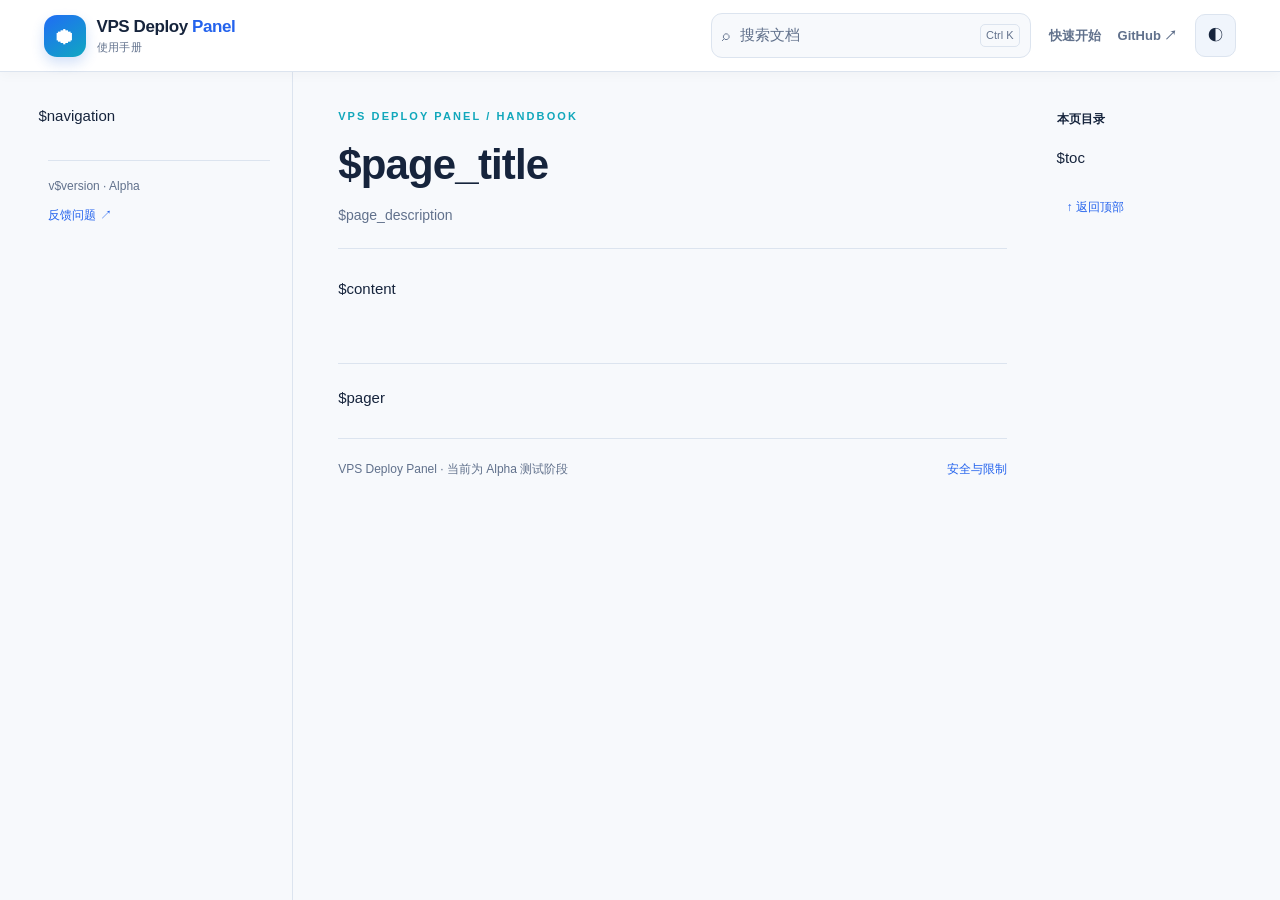
<file: docs/site/template.html>
<!doctype html>
<html lang="zh-CN">
<head>
  <meta charset="utf-8">
  <meta name="viewport" content="width=device-width,initial-scale=1">
  <meta name="color-scheme" content="light dark">
  <title>$title</title>
  <meta name="description" content="$description">
  <link rel="canonical" href="$canonical">
  <link rel="stylesheet" href="site.css">
  <script src="site.js" defer></script>
</head>
<body data-page="$page_id">
  <a class="skip-link" href="#content">跳转到正文</a>
  <header class="header">
    <a href="index.html" class="brand" aria-label="VPS Deploy Panel 文档首页">
      <span class="brand-icon" aria-hidden="true">⬢</span>
      <span class="brand-name">VPS Deploy <strong>Panel</strong><small>使用手册</small></span>
    </a>
    <button type="button" class="search-trigger" data-search-open aria-keyshortcuts="Control+K Meta+K">⌕ <span>搜索文档</span><kbd>Ctrl K</kbd></button>
    <nav class="top-links" aria-label="快捷入口">
      <a href="quick-start.html">快速开始</a>
      <a href="https://github.com/Berg-E5/vps-deploy-panel" target="_blank" rel="noopener noreferrer">GitHub ↗</a>
    </nav>
    <button type="button" id="theme-toggle" class="icon-button" aria-label="切换主题" aria-pressed="false">◐</button>
    <button type="button" id="menu-toggle" class="menu-button" aria-controls="sidebar" aria-expanded="false">☰ 目录</button>
  </header>
  <div class="layout">
    <aside id="sidebar" class="sidebar" aria-label="文档目录">
      <nav>$navigation</nav>
      <div class="sidebar-foot"><span class="version">v$version · Alpha</span><a href="https://github.com/Berg-E5/vps-deploy-panel/issues">反馈问题 ↗</a></div>
    </aside>
    <main id="content" tabindex="-1">
      <article class="article">
        <div class="page-heading"><div class="eyebrow">VPS DEPLOY PANEL / HANDBOOK</div><h1>$page_title</h1><p class="lead">$page_description</p></div>
        $content
        <nav class="pager" aria-label="相邻文档">$pager</nav>
        <footer class="article-foot"><span>VPS Deploy Panel · 当前为 Alpha 测试阶段</span><a href="security.html">安全与限制</a></footer>
      </article>
    </main>
    <aside class="toc" aria-label="本页目录"><div class="toc-title">本页目录</div>$toc<a class="toc-top" href="#content">↑ 返回顶部</a></aside>
  </div>
  <dialog id="search-dialog" aria-labelledby="search-title">
    <div class="search-head"><label id="search-title" for="search-input">搜索文档</label><button id="search-close" type="button" class="icon-button" aria-label="关闭搜索">✕</button></div>
    <input type="search" id="search-input" placeholder="试试 SSH、指纹、端口、证书、报价表…" autocomplete="off">
    <p id="search-status" role="status" aria-live="polite">输入关键词查找步骤</p>
    <div id="search-results" aria-label="搜索结果"></div>
    <p class="search-foot">↑ ↓ 切换 · Enter 打开 · Esc 关闭 · 本地搜索，不上传输入内容</p>
  </dialog>
  <noscript><div class="noscript">无需 JavaScript 也可阅读目录和正文；搜索、复制命令和主题切换需要启用 JavaScript。</div></noscript>
</body>
</html>
</file>
<file: docs/site/site.css>
/* VPS Deploy Panel public documentation: standalone, accessible and dependency-free. */
:root{font-family:Inter,-apple-system,BlinkMacSystemFont,"Segoe UI","Noto Sans SC","Microsoft YaHei",sans-serif;color-scheme:light;
--bg:#f7f9fc;--surface:#fff;--surface2:#f0f5fc;--text:#16243c;--muted:#61718c;--edge:#dce4ef;
--blue:#2463ed;--blue2:#0d4ac4;--accent:#11a7bb;--code:#111f33;--code-text:#e5f0ff;--warn:#91521c;
--warning-bg:#fff5e6;--warning-border:#e7cda0;--shadow:0 8px 25px rgba(18,39,78,.06);
scroll-behavior:smooth}
:root[data-theme="dark"]{color-scheme:dark;--bg:#0b1424;--surface:#101f34;--surface2:#142840;--text:#e5efff;--muted:#99abc4;
--edge:#2a3d57;--blue:#6eabff;--blue2:#84bbff;--accent:#55cddd;--code:#08111f;--code-text:#dcecff;
--warn:#ffd59b;--warning-bg:#322516;--warning-border:#70512f;--shadow:0 14px 28px rgba(0,0,0,.12)}
*{box-sizing:border-box}html{scroll-padding-top:98px}body{margin:0;color:var(--text);background:var(--bg);font-size:15px;line-height:1.78}
a{color:var(--blue);text-underline-offset:3px}a:hover{color:var(--blue2)}button,input{font:inherit}
button{cursor:pointer}button:focus-visible,a:focus-visible,input:focus-visible{outline:3px solid var(--accent);outline-offset:3px}
.skip-link{position:absolute;top:-100px;left:14px;z-index:1000;background:var(--surface);padding:10px}.skip-link:focus{top:10px}
.header{height:72px;position:sticky;top:0;z-index:20;display:flex;align-items:center;gap:18px;padding:0 clamp(16px,3.4vw,58px);background:var(--surface);border-bottom:1px solid var(--edge);box-shadow:0 3px 12px rgba(2,18,47,.03)}
.brand{display:flex;align-items:center;gap:11px;text-decoration:none;color:var(--text);flex-shrink:0}.brand-icon{display:flex;align-items:center;justify-content:center;height:42px;width:42px;border-radius:13px;color:white;font-size:21px;line-height:1;font-weight:700;background:linear-gradient(145deg,#206cf5,#10a8c1);box-shadow:0 6px 13px rgba(30,102,218,.2)}
.brand-name{font-size:17px;line-height:1.1;letter-spacing:-.025em;font-weight:800}.brand-name strong{color:var(--blue)}.brand-name small{display:block;color:var(--muted);font-weight:500;letter-spacing:.03em;font-size:11px;margin-top:5px}
.search-trigger{margin-left:auto;width:min(320px,28vw);border:1px solid var(--edge);border-radius:11px;background:var(--bg);color:var(--muted);text-align:left;padding:8px 10px;display:flex;align-items:center;gap:10px}
.search-trigger:hover{border-color:var(--blue);color:var(--text)}.search-trigger>span{flex:1}.search-trigger kbd{border:1px solid var(--edge);border-radius:5px;font-size:11px;padding:1px 5px;font-family:inherit}
.top-links{display:flex;gap:17px;align-items:center;white-space:nowrap}.top-links a{font-size:13px;text-decoration:none;color:var(--muted);font-weight:600}.top-links a:hover{color:var(--blue)}
.icon-button,.menu-button{background:var(--surface2);border:1px solid var(--edge);color:var(--text);border-radius:10px;padding:7px 12px}.menu-button{display:none}
.layout{max-width:1580px;margin:0 auto;display:grid;grid-template-columns:255px minmax(0,1fr) 190px;gap:clamp(20px,3.5vw,54px);padding:0 clamp(12px,3vw,54px)}
.sidebar{position:sticky;top:72px;height:calc(100vh - 72px);overflow-y:auto;padding:31px 12px 28px 0;border-right:1px solid var(--edge)}
.sidebar nav{display:flex;flex-direction:column;gap:3px}.nav-label{font-size:11px;letter-spacing:.07em;text-transform:uppercase;font-weight:750;color:var(--muted);margin:20px 10px 7px}
.sidebar nav a{display:block;padding:8px 12px;border-radius:9px;color:var(--muted);font-size:13px;font-weight:520;text-decoration:none;transition:background .16s}
.sidebar nav a:hover{background:var(--surface2);color:var(--text)}.sidebar nav a[aria-current="page"]{color:var(--blue);background:var(--surface2);font-weight:760;border-left:3px solid var(--blue);padding-left:9px}
.sidebar-foot{margin:30px 10px 0;padding-top:15px;border-top:1px solid var(--edge);display:flex;flex-direction:column;gap:8px;font-size:12px}.sidebar-foot a{text-decoration:none}
.version{color:var(--muted)}
main{min-width:0}.article{max-width:860px;padding:35px 0 75px;margin:0 auto}.page-heading{padding-bottom:20px;margin-bottom:27px;border-bottom:1px solid var(--edge)}
.eyebrow{text-transform:uppercase;font-size:11px;letter-spacing:.19em;font-weight:800;color:var(--accent)}h1,h2,h3,h4{line-height:1.38;letter-spacing:-.02em}
h1{font-size:clamp(29px,3.6vw,42px);margin:9px 0 8px;font-weight:800}.lead{color:var(--muted);margin:0;font-size:16px}
.article h2{margin:47px 0 16px;font-size:23px;padding-bottom:8px;border-bottom:1px solid var(--edge);scroll-margin-top:100px}.article h3{margin:25px 0 12px;font-size:17px;scroll-margin-top:100px}
.article p,.article li{font-size:14px;line-height:1.92}.article ol,.article ul{padding-left:25px}.article li+li{margin-top:8px}
.article strong{font-weight:760}.article :not(pre)>code{background:var(--surface2);border:1px solid var(--edge);border-radius:5px;font-size:.9em;padding:2px 5px;word-break:break-word}
.article pre{position:relative;display:block;margin:18px 0 22px;padding:47px 18px 18px;overflow-x:auto;border-radius:13px;background:var(--code);border:1px solid #314967;color:var(--code-text);font-size:13px;line-height:1.75;white-space:pre}
.article pre code{font:inherit;background:none;color:inherit;user-select:text;tab-size:2}
.copy-button{position:absolute;right:10px;top:9px;display:inline-flex;align-items:center;gap:4px;background:#263c5b;border:1px solid #47607f;border-radius:7px;color:#ebf5ff;padding:5px 12px;font-size:12px}
.copy-button:hover{background:#355278}.article .table-wrap{overflow-x:auto}.article table{border-collapse:collapse;width:100%;margin:19px 0;font-size:13px}.article th,.article td{padding:11px 13px;border:1px solid var(--edge);text-align:left}.article th{background:var(--surface2);font-weight:760}
.callout{border:1px solid var(--edge);border-left:4px solid var(--blue);background:var(--surface);border-radius:11px;padding:14px 19px;margin:17px 0 22px;box-shadow:var(--shadow)}
.callout strong{display:block}.callout p{margin:4px 0}.callout.warn{background:var(--warning-bg);border-color:var(--warning-border);border-left-color:#e49a3f}
.callout.success{border-left-color:var(--accent)}.callout.warn strong{color:var(--warn)}.callout p:last-child{margin-bottom:0}
.hero{padding:29px;border-radius:17px;background:linear-gradient(135deg,#162e60,#1266ad 68%,#148ca6);color:#f4faff;box-shadow:0 18px 30px rgba(23,91,162,.16)}
.hero .badge{color:#bce5ff;font-size:12px;letter-spacing:.1em;font-weight:780}.hero h2{border:none!important;font-size:31px!important;margin:8px 0 10px!important;padding:0!important;color:white}.hero p{font-size:14px;color:#deeeff;max-width:550px}
.hero .button.secondary{color:#eaf4ff;border:1px solid #a9ccec;background:rgba(255,255,255,.12)}.hero .button.primary{background:#fff;color:#124987}
.hero-actions{display:flex;flex-wrap:wrap;gap:10px;margin-top:23px}.button{display:inline-flex;align-items:center;justify-content:center;padding:9px 16px;border-radius:9px;text-decoration:none;font-weight:740;font-size:13px}
.button.primary{background:var(--blue);color:#fff}.button.secondary{background:var(--surface2);border:1px solid var(--edge);color:var(--blue)}.button:hover{filter:brightness(1.06);transform:translateY(-1px)}
.cards{display:grid;grid-template-columns:repeat(2,minmax(0,1fr));gap:14px;margin:18px 0 28px}.cards>a,.cards>.tile{background:var(--surface);padding:18px;border:1px solid var(--edge);border-radius:13px;text-decoration:none;color:var(--text);box-shadow:var(--shadow);transition:transform .15s,border-color .15s}
.cards>a:hover{transform:translateY(-2px);border-color:var(--blue)}.cards strong{display:block;color:var(--text);font-size:15px}.cards small{display:block;color:var(--muted);font-size:12px;margin-top:6px;line-height:1.6}
.step-flow{display:flex;flex-wrap:wrap;align-items:center;gap:7px;padding:13px;border:1px solid var(--edge);background:var(--surface);border-radius:12px;margin:20px 0}.step-flow span{font-size:12px;padding:4px 7px;background:var(--surface2);border-radius:5px;font-weight:650}.step-flow b{color:var(--muted);font-size:12px}
.toc{position:sticky;top:72px;height:calc(100vh - 72px);overflow-y:auto;padding:37px 0 20px 5px;display:flex;flex-direction:column;gap:6px}.toc-title{font-size:12px;color:var(--text);font-weight:780;margin-bottom:9px}.toc a{font-size:12px;color:var(--muted);padding:5px 0 5px 10px;border-left:1px solid var(--edge);text-decoration:none;line-height:1.5}.toc a:hover{color:var(--blue);border-color:var(--blue)}.toc .toc-h3{padding-left:20px}.toc .toc-top{border:0;color:var(--blue);margin-top:15px}
.pager{display:grid;grid-template-columns:1fr 1fr;gap:12px;margin:60px 0 26px;padding-top:21px;border-top:1px solid var(--edge)}.pager a{display:flex;flex-direction:column;padding:13px 15px;border:1px solid var(--edge);background:var(--surface);border-radius:10px;text-decoration:none;font-size:13px;font-weight:700}.pager small{color:var(--muted);font-weight:500}
.article-foot{border-top:1px solid var(--edge);padding:20px 0;color:var(--muted);font-size:12px;display:flex;justify-content:space-between;gap:15px}.article-foot a{text-decoration:none}
#search-dialog{width:min(600px,calc(100vw - 28px));max-height:min(75vh,700px);padding:18px;border-radius:17px;border:1px solid var(--edge);background:var(--surface);color:var(--text);box-shadow:0 25px 95px rgba(0,0,0,.22)}#search-dialog::backdrop{background:rgba(6,15,29,.64)}
.search-head{display:flex;justify-content:space-between;align-items:center;font-weight:760;margin-bottom:15px}#search-input{background:var(--bg);color:var(--text);width:100%;border:1px solid var(--edge);border-radius:9px;padding:12px 15px;font-size:14px}
#search-status,.search-foot{font-size:12px;color:var(--muted);margin:10px 0}#search-results{max-height:43vh;overflow-y:auto}.search-result{display:block;text-decoration:none;padding:10px 13px;border-radius:9px;border:1px solid transparent;color:var(--text)}
.search-result:hover,.search-result:focus-visible{background:var(--surface2);border-color:var(--edge)}.search-result small{color:var(--muted);display:block}.search-result strong{font-size:14px;display:block}.search-result p{margin:2px 0 0;font-size:12px;color:var(--muted);line-height:1.6}
.not-found{max-width:650px;margin:100px auto;padding:30px;text-align:center}.noscript{padding:12px;text-align:center;border:1px solid var(--warn);font-size:13px}
@media(max-width:1200px){.layout{grid-template-columns:235px minmax(0,1fr);gap:30px}.toc{display:none}}
@media(max-width:800px){.header{height:64px;padding:0 14px;gap:10px}.brand-icon{height:34px;width:34px;font-size:14px;border-radius:10px}.brand-name{font-size:14px}.brand-name small{font-size:10px}
.top-links,.search-trigger kbd{display:none}.search-trigger{margin-left:auto;width:auto;padding:7px 10px}.search-trigger>span{display:none}.menu-button{display:inline-block}
.layout{display:block;padding:0 16px}.sidebar{position:fixed;z-index:19;top:64px;left:0;bottom:0;width:min(300px,83vw);height:auto;background:var(--surface);border:1px solid var(--edge);box-shadow:30px 0 55px rgba(0,0,0,.19);transform:translateX(-110%);transition:transform .2s;padding:12px 18px;overflow-y:auto}.sidebar.is-open{transform:translateX(0)}
.article{padding:25px 0 50px}.page-heading{margin-bottom:20px}.cards{grid-template-columns:1fr}.hero{padding:23px}.step-flow b{display:none}.article h2{margin-top:37px;font-size:20px}.pager{margin-top:35px}}
@media(prefers-reduced-motion:reduce){*{scroll-behavior:auto!important;transition:none!important;transform:none!important}}
</file>
